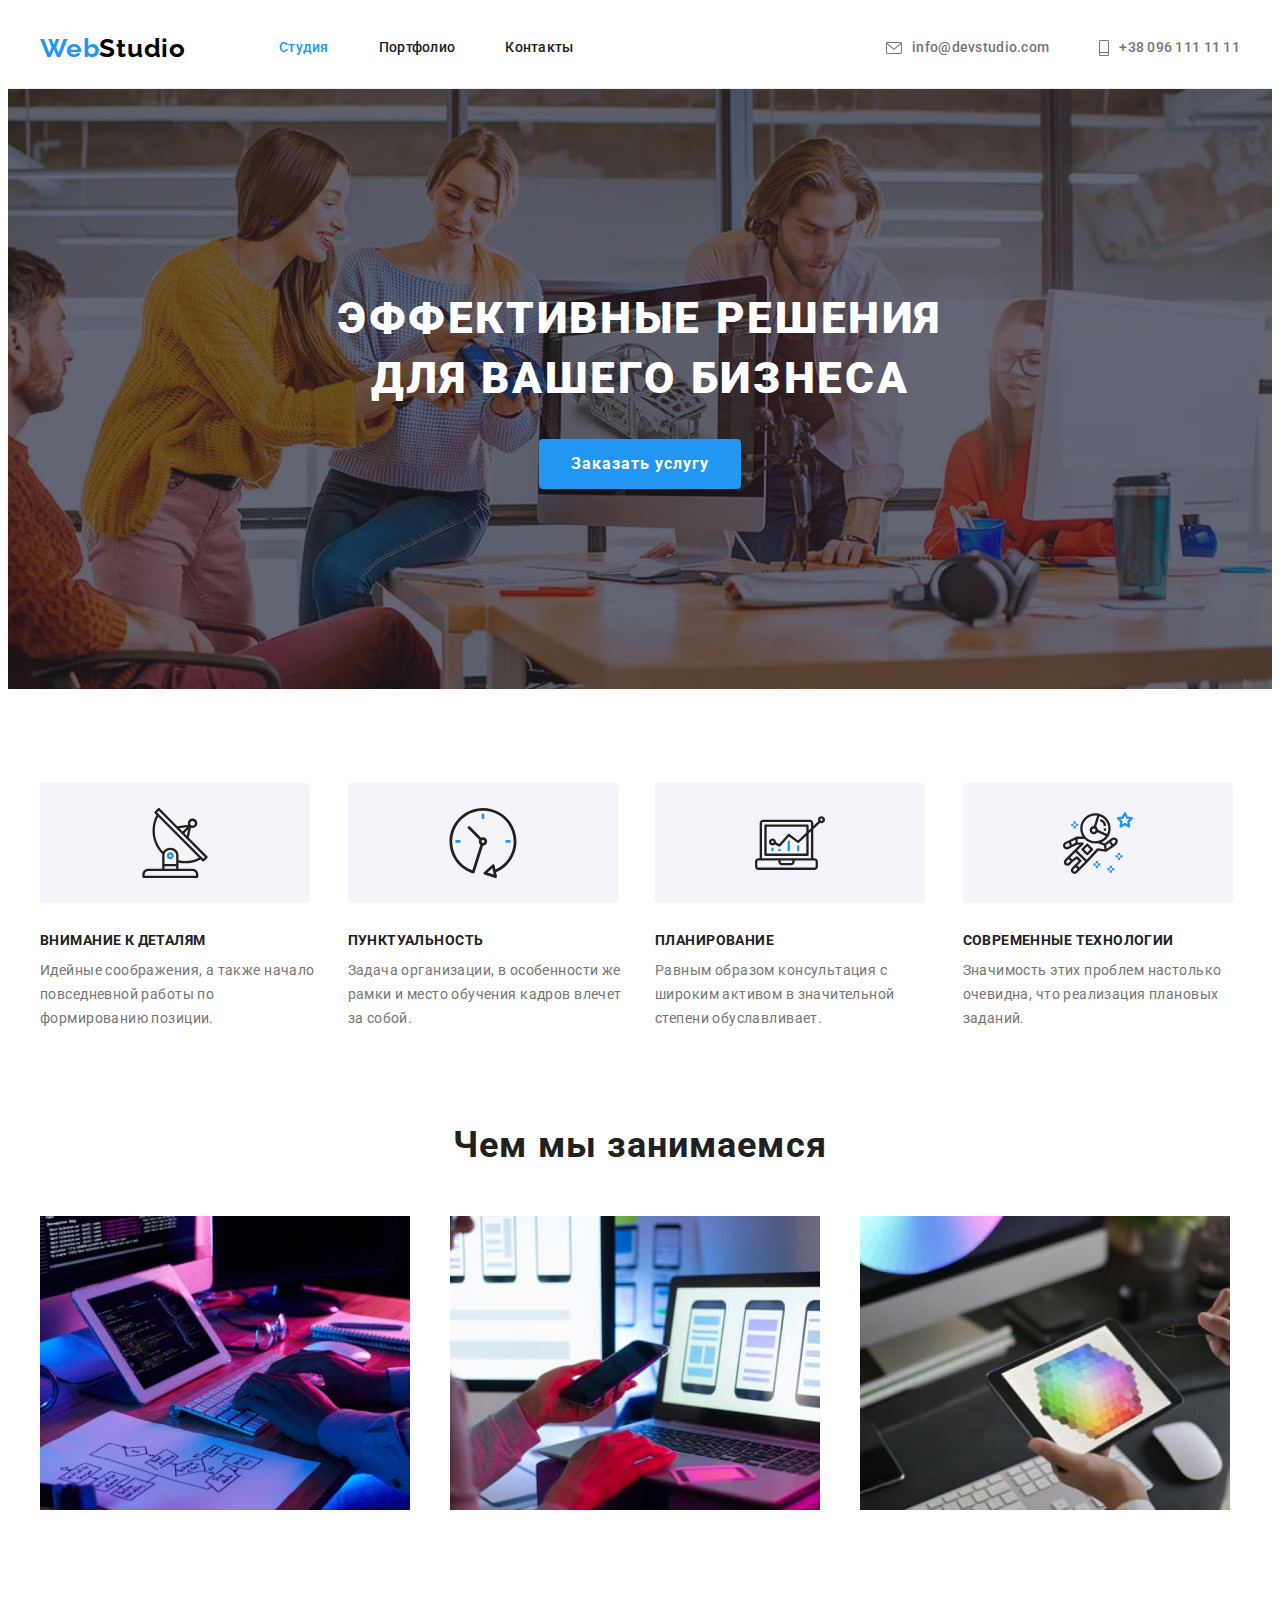
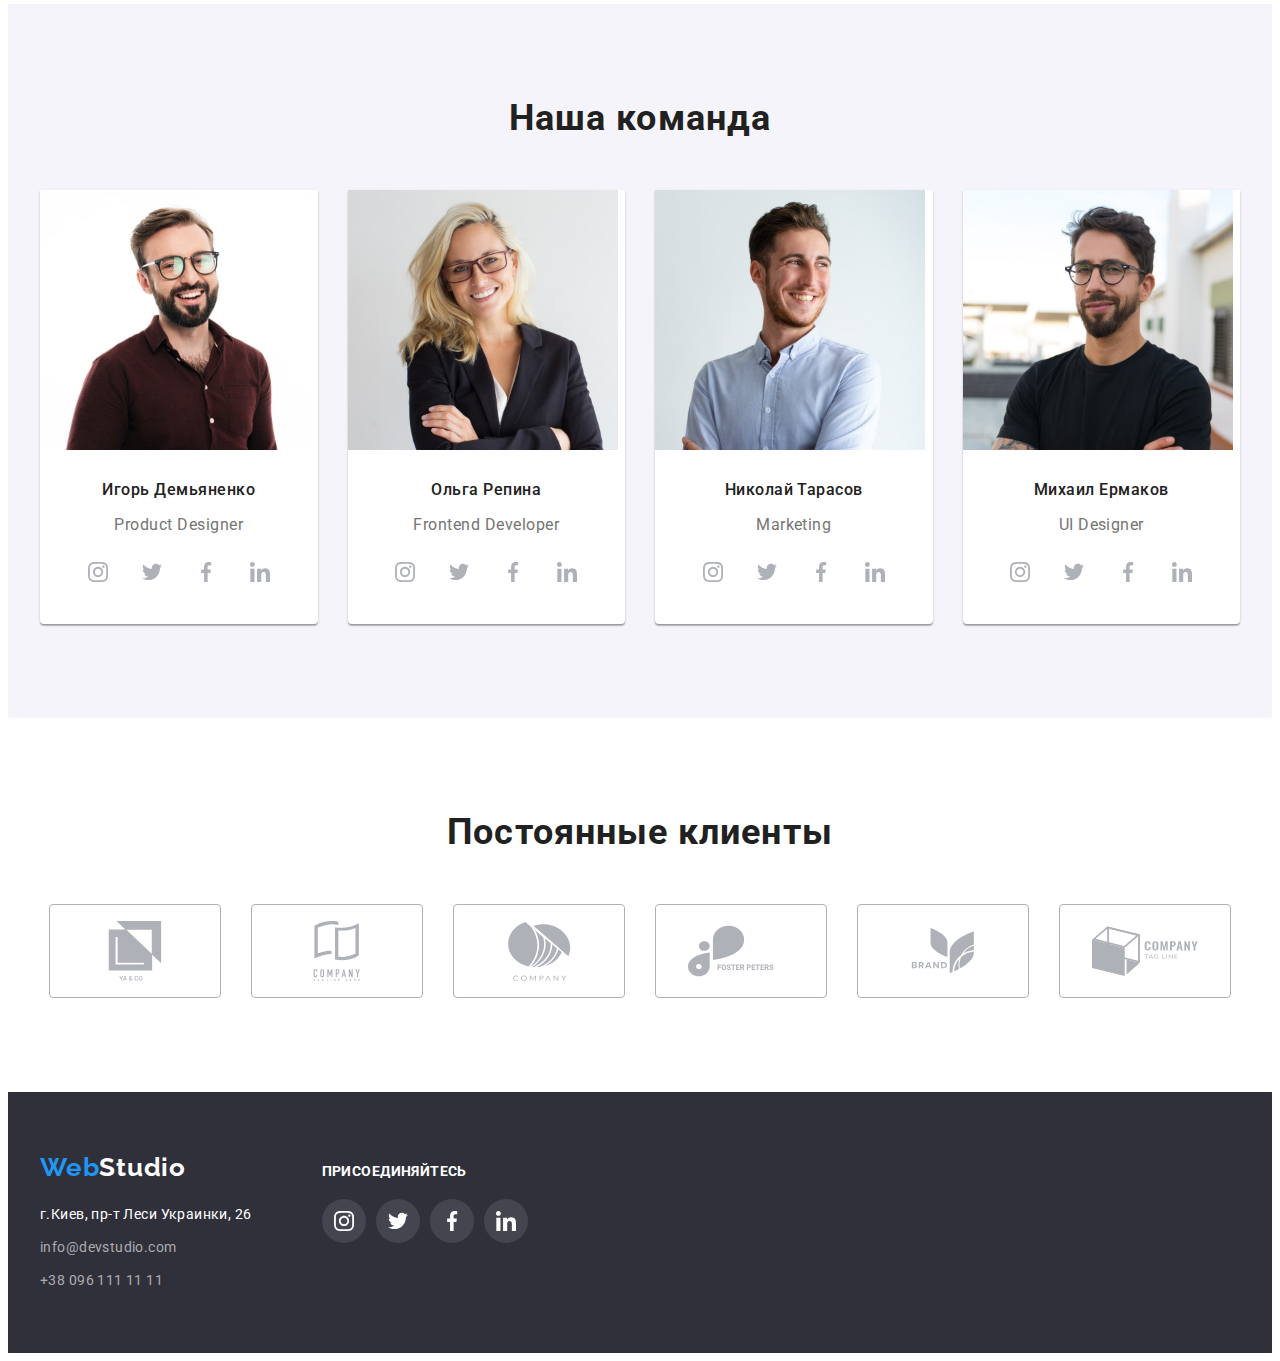
<file: index.html>
<!DOCTYPE html>
<html lang="ru">
  <head>
    <meta charset="UTF-8" />
    <meta http-equiv="X-UA-Compatible" content="IE=edge" />
    <meta name="viewport" content="width=device-width, initial-scale=1.0" />
    <title>WebStudio</title>
    <!-- !Fonts -->
    <link rel="preconnect" href="https://fonts.googleapis.com">
    <link rel="preconnect" href="https://fonts.gstatic.com" crossorigin>
    <link href="https://fonts.googleapis.com/css2?family=Raleway:wght@700&family=Roboto:wght@400;500;700;900&display=swap" rel="stylesheet">
    <!-- !Modern Normalize -->
    <link rel="stylesheet" href="https://cdnjs.cloudflare.com/ajax/libs/modern-normalize/1.1.0/modern-normalize.min.css" integrity="sha512-wpPYUAdjBVSE4KJnH1VR1HeZfpl1ub8YT/NKx4PuQ5NmX2tKuGu6U/JRp5y+Y8XG2tV+wKQpNHVUX03MfMFn9Q==" crossorigin="anonymous" referrerpolicy="no-referrer" />

    
    <!-- !Стили -->
    <link rel="stylesheet" href="./css/styles.css">
  </head>
  <body class="page">
    <!--^Шапка страницы --> 
    <header class="header" >
      <div class="container header-container">
        <a href="./index.html" class="logo-link header-logo link">Web<span class="logo-dark link">Studio</span></a>
        <nav>
          <ul class="site-nav list" > 
            <li class="header-item">
              <a href="./index.html"  class="link-nav link current">Студия</a>
            </li>
            <li class="header-item">
              <a href="./portfolio.html" class="link-nav link">Портфолио</a>
            </li>
            <li class="header-item">
              <a href="#" class="link-nav link">Контакты</a>
            </li>
          </ul>
        </nav>
        <ul class="list-contact list">
          <li class="header-contact">
            <a href="mailto:info@devstudio.com" class="contact link ">
              <svg class="contact-icon link" width="16" height="12">
              <use href="./images/icons.svg#icon-message"></use>
              </svg>info@devstudio.com</a>
          </li>
          <li class="header-contact">
            <a href="tel:+380961111111" class="contact link ">
              <svg class="contact-icon link" width="10" height="16">
              <use href="./images/icons.svg#icon-phone">
              </use>
              </svg>+38 096 111 11 11</a>
          </li>
        </ul>
      </div>
    </header>

    <main>
      <!--^Контент-Герой-->
      <section  class="hero">
        <div class="container">
          <h1 class="hero-title">
          Эффективные решения 
          для вашего бизнеса
          </h1>
          <button type="button" class="hero-btn">Заказать услугу</button>
      </div>
      </section>

      <!--^Особенности-->
      <section class="section-features section"> 
        <div class="container">
          <h2  class="visually-hidden">Особенности</h2>
            <ul class="features-list card-set list">  
          <li class="card-set-item">
            <div class="features-wrapper-icon" >
              <svg class="features-icon" width="70" height="70">
              <use href="./images/icons.svg#icon-antenna"></use>
              </svg>
            </div>
            <h3 class="title">ВНИМАНИЕ К ДЕТАЛЯМ</h3>
            <p class="text">
              Идейные соображения, а также начало повседневной работы по
              формированию позиции.
            </p>
          </li>
          <li class="card-set-item">
            <div class="features-wrapper-icon" >
              <svg class="features-icon" width="70" height="70">
              <use href="./images/icons.svg#icon-clock"></use>
              </svg>
            </div>
            <h3 class="title">ПУНКТУАЛЬНОСТЬ</h3>
            <p class="text">
              Задача организации, в особенности же рамки и место обучения кадров
              влечет за собой.
            </p>
          </li>
          <li class="card-set-item">
            <div class="features-wrapper-icon" >
              <svg class="features-icon" width="70" height="70">
              <use href="./images/icons.svg#icon-diagram"></use>
              </svg>
            </div>
            <h3 class="title">ПЛАНИРОВАНИЕ</h3>
            <p class="text">
              Равным образом консультация с широким активом в значительной
              степени обуславливает.
            </p>
          </li>
          <li class="card-set-item">
            <div class="features-wrapper-icon" >
              <svg class="features-icon" width="70" height="70">
              <use href="./images/icons.svg#icon-astronaut"></use>
              </svg>
            </div>
            <h3 class="title">СОВРЕМЕННЫЕ ТЕХНОЛОГИИ</h3>
            <p class="text">
              Значимость этих проблем настолько очевидна, что реализация
              плановых заданий.
            </p>
          </li>
            </ul>
        </div>
      </section>
      <!--^Чем мы занимаемся-->
      <section class="section-work section">
        <div class="container"> 
          <h2 class="section-title">Чем мы занимаемся</h2>
            <ul class="work-list card-set list">
              <li class=" card-set-item"><img src="./images/box1.jpg" alt="Пишем-код" width="370" /></li>
              <li class=" card-set-item"><img src="./images/box2.jpg" alt="Мобильные приложения" width="370" /></li>
              <li class=" card-set-item"><img src="./images/box3.jpg" alt="Создаем-рисунок" width="370" /></li>
            </ul>
        </div>   
      </section>
      <!--^Наша команда-->
      <section class="section-team section">
        <div class="container">
          <h2 class="section-title">Наша команда</h2>
            <ul class="team-list card-set list">
              <li class="card-set-item team-item">
                <img src="./images/work1.jpg" alt="Игорь Демьяненко" width="270" />
                <div class="team-wrapper">
                  <h3 class="title">Игорь Демьяненко</h3>
                  <p class="text">Product Designer</p>
                  <ul class="masters-list list">
                    <li class="masters-item">
                      <a href="" class="masters-link link">
                        <svg class="masters-icon" width="20" height="20">
                          <use href="./images/icons.svg#icon-instagram"></use>
                        </svg>
                      </a>
                    </li>
                    <li class="masters-item">
                      <a href="" class="masters-link link">
                        <svg class="masters-icon" width="20" height="20">
                          <use href="./images/icons.svg#icon-twitter"></use>
                        </svg>
                      </a>
                    </li>
                    <li class="masters-item">
                      <a href="" class="masters-link link">
                        <svg class="masters-icon" width="20" height="20">
                          <use href="./images/icons.svg#icon-facebook"></use>
                        </svg>
                      </a>
                    </li>
                    <li class="masters-item">
                      <a href="" class="masters-link link">
                        <svg class="masters-icon" width="20" height="20">
                          <use href="./images/icons.svg#icon-linkedin"></use>
                        </svg>
                      </a>
                    </li>
                  </ul>
                </div>
              </li>
              <li class="card-set-item team-item">
                <img src="./images/work2.jpg" alt="Ольга Репина" width="270" />
                <div class="team-wrapper">
                  <h3 class="title">Ольга Репина</h3>
                  <p class="text">Frontend Developer</p>
                  <ul class="masters-list list">
                    <li class="masters-item">
                      <a href="" class="masters-link link">
                        <svg class="masters-icon" width="20" height="20">
                          <use href="./images/icons.svg#icon-instagram"></use>
                        </svg>
                      </a>
                    </li>
                    <li class="masters-item">
                      <a href="" class="masters-link link">
                        <svg class="masters-icon" width="20" height="20">
                          <use href="./images/icons.svg#icon-twitter"></use>
                        </svg>
                      </a>
                    </li>
                    <li class="masters-item">
                      <a href="" class="masters-link link">
                        <svg class="masters-icon" width="20" height="20">
                          <use href="./images/icons.svg#icon-facebook"></use>
                        </svg>
                      </a>
                    </li>
                    <li class="masters-item">
                      <a href="" class="masters-link link">
                        <svg class="masters-icon" width="20" height="20">
                          <use href="./images/icons.svg#icon-linkedin"></use>
                        </svg>
                      </a>
                    </li>
                  </ul>
                </div>
              </li>
              <li class="card-set-item team-item">
                <img src="./images/work3.jpg" alt="Николай Тарасов" width="270" />
                <div class="team-wrapper">
                  <h3 class="title">Николай Тарасов</h3>
                  <p class="text">Marketing</p>
                  <ul class="masters-list list">
                    <li class="masters-item">
                      <a href="" class="masters-link link">
                        <svg class="masters-icon" width="20" height="20">
                          <use href="./images/icons.svg#icon-instagram"></use>
                        </svg>
                      </a>
                    </li>
                    <li class="masters-item">
                      <a href="" class="masters-link link">
                        <svg class="masters-icon" width="20" height="20">
                          <use href="./images/icons.svg#icon-twitter"></use>
                        </svg>
                      </a>
                    </li>
                    <li class="masters-item">
                      <a href="" class="masters-link link">
                        <svg class="masters-icon" width="20" height="20">
                          <use href="./images/icons.svg#icon-facebook"></use>
                        </svg>
                      </a>
                    </li>
                    <li class="masters-item">
                      <a href="" class="masters-link link">
                        <svg class="masters-icon" width="20" height="20">
                          <use href="./images/icons.svg#icon-linkedin"></use>
                        </svg>
                      </a>
                    </li>
                  </ul>
                </div>
              </li>
              <li class="card-set-item team-item">
                <img src="./images/work4.jpg" alt="Михаил Ермаков" width="270" />
                <div class="team-wrapper">
                  <h3 class="title">Михаил Ермаков</h3>
                  <p class="text">UI Designer</p>
                  <ul class="masters-list list">
                    <li class="masters-item">
                      <a href="" class="masters-link link">
                        <svg class="masters-icon" width="20" height="20">
                          <use href="./images/icons.svg#icon-instagram"></use>
                        </svg>
                      </a>
                    </li>
                    <li class="masters-item">
                      <a href="" class="masters-link link">
                        <svg class="masters-icon" width="20" height="20">
                          <use href="./images/icons.svg#icon-twitter"></use>
                        </svg>
                      </a>
                    </li>
                    <li class="masters-item">
                      <a href="" class="masters-link link">
                        <svg class="masters-icon" width="20" height="20">
                          <use href="./images/icons.svg#icon-facebook"></use>
                        </svg>
                      </a>
                    </li>
                    <li class="masters-item">
                      <a href="" class="masters-link link">
                        <svg class="masters-icon" width="20" height="20">
                          <use href="./images/icons.svg#icon-linkedin"></use>
                        </svg>
                      </a>
                    </li>
                  </ul>
                </div>
              </li> 
            </ul>
        </div>    
      </section>
    <!--^Клиенты-->
    <section class="section-clients section">
      <div class="container">
        <h2 class="section-title">Постоянные клиенты</h2>
        <ul class="clients-list list">
          <li class="clients-item">
            <a href="" class="clients-link link">
              <svg class="clients-icon" width="106" height="60">
                <use href="./images/icons.svg#icon-ya-co"></use>
              </svg>
            </a>
          </li>
          <li class="clients-item">
            <a href="" class="clients-link link">
              <svg class="clients-icon" width="106" height="60">
                <use href="./images/icons.svg#icon-logo"></use>
              </svg>
            </a>
          </li>
          <li class="clients-item">
            <a href="" class="clients-link link">
              <svg class="clients-icon" width="106" height="60">
                <use href="./images/icons.svg#icon-company"></use>
              </svg>
            </a>
          </li>
          <li class="clients-item">
            <a href="" class="clients-link link">
              <svg class="clients-icon" width="106" height="60">
                <use href="./images/icons.svg#icon-foster"></use>
              </svg>
            </a>
          </li>
          <li class="clients-item">
            <a href="" class="clients-link link">
              <svg class="clients-icon" width="106" height="60">
                <use href="./images/icons.svg#icon-brand"></use>
              </svg>
            </a>
          </li>
          <li class="clients-item">
            <a href="" class="clients-link link">
              <svg class="clients-icon" width="106" height="60">
                <use href="./images/icons.svg#icon-tag-line"></use>
              </svg>
            </a>
          </li>
        </ul>
      </div> 
    </section>
    </main>
    <!--^Подвал-->
    
    <footer class="footer-content">
      <div class="content container">
        <div class="footer-nav">
          <a href="index.html" class="logo-link link">Web<span class="logo-light link">Studio</span></a>
            <address class="footer-address">
              <ul class="list-address list">
                <li class="footer-item">
                  <a href="https://goo.gl/maps/UcBDpjbboQ9RmnYD9" class="footer-address-link link"
                  target="_blank"
                  rel="noopener noindex nofollow"
                    >г.Киев, пр-т Леси Украинки, 26</a>
                </li>
                <li class="footer-item"><a href="mailto:info@devstudio.com"  class="footer-link link">info@devstudio.com</a></li>
                <li class="footer-item"><a href="tel:+380961111111" class="footer-link link">+38 096 111 11 11</a></li>
              </ul>
            </address>
        </div>
        <div class="footer-join">
          <h4 class="footer-join-title">ПРИСОЕДИНЯЙТЕСЬ</h4>
            <ul class="footer-join-list list">
              <li class="footer-join-item">
                <a href="" class="footer-join-link link">
                  <svg class="footer-join-icon" width="20" height="20">
                    <use href="./images/icons.svg#icon-instagram"></use>
                  </svg>
                </a>
              </li>
              <li class="footer-join-item">
                <a href="" class="footer-join-link link">
                  <svg class="footer-join-icon" width="20" height="20">
                    <use href="./images/icons.svg#icon-twitter"></use>
                  </svg>
                </a>
              </li>
              <li class="footer-join-item">
                <a href="" class="footer-join-link link">
                  <svg class="footer-join-icon" width="20" height="20">
                    <use href="./images/icons.svg#icon-facebook"></use>
                  </svg>
                </a>
              </li>
              <li class="footer-join-item">
                <a href="" class="footer-join-link link">
                  <svg class="footer-join-icon" width="20" height="20">
                    <use href="./images/icons.svg#icon-linkedin"></use>
                  </svg>
                </a>
              </li>
            </ul>
          
        </div>
      </div> 
    </footer>
    
  </body>
</html>
</file>
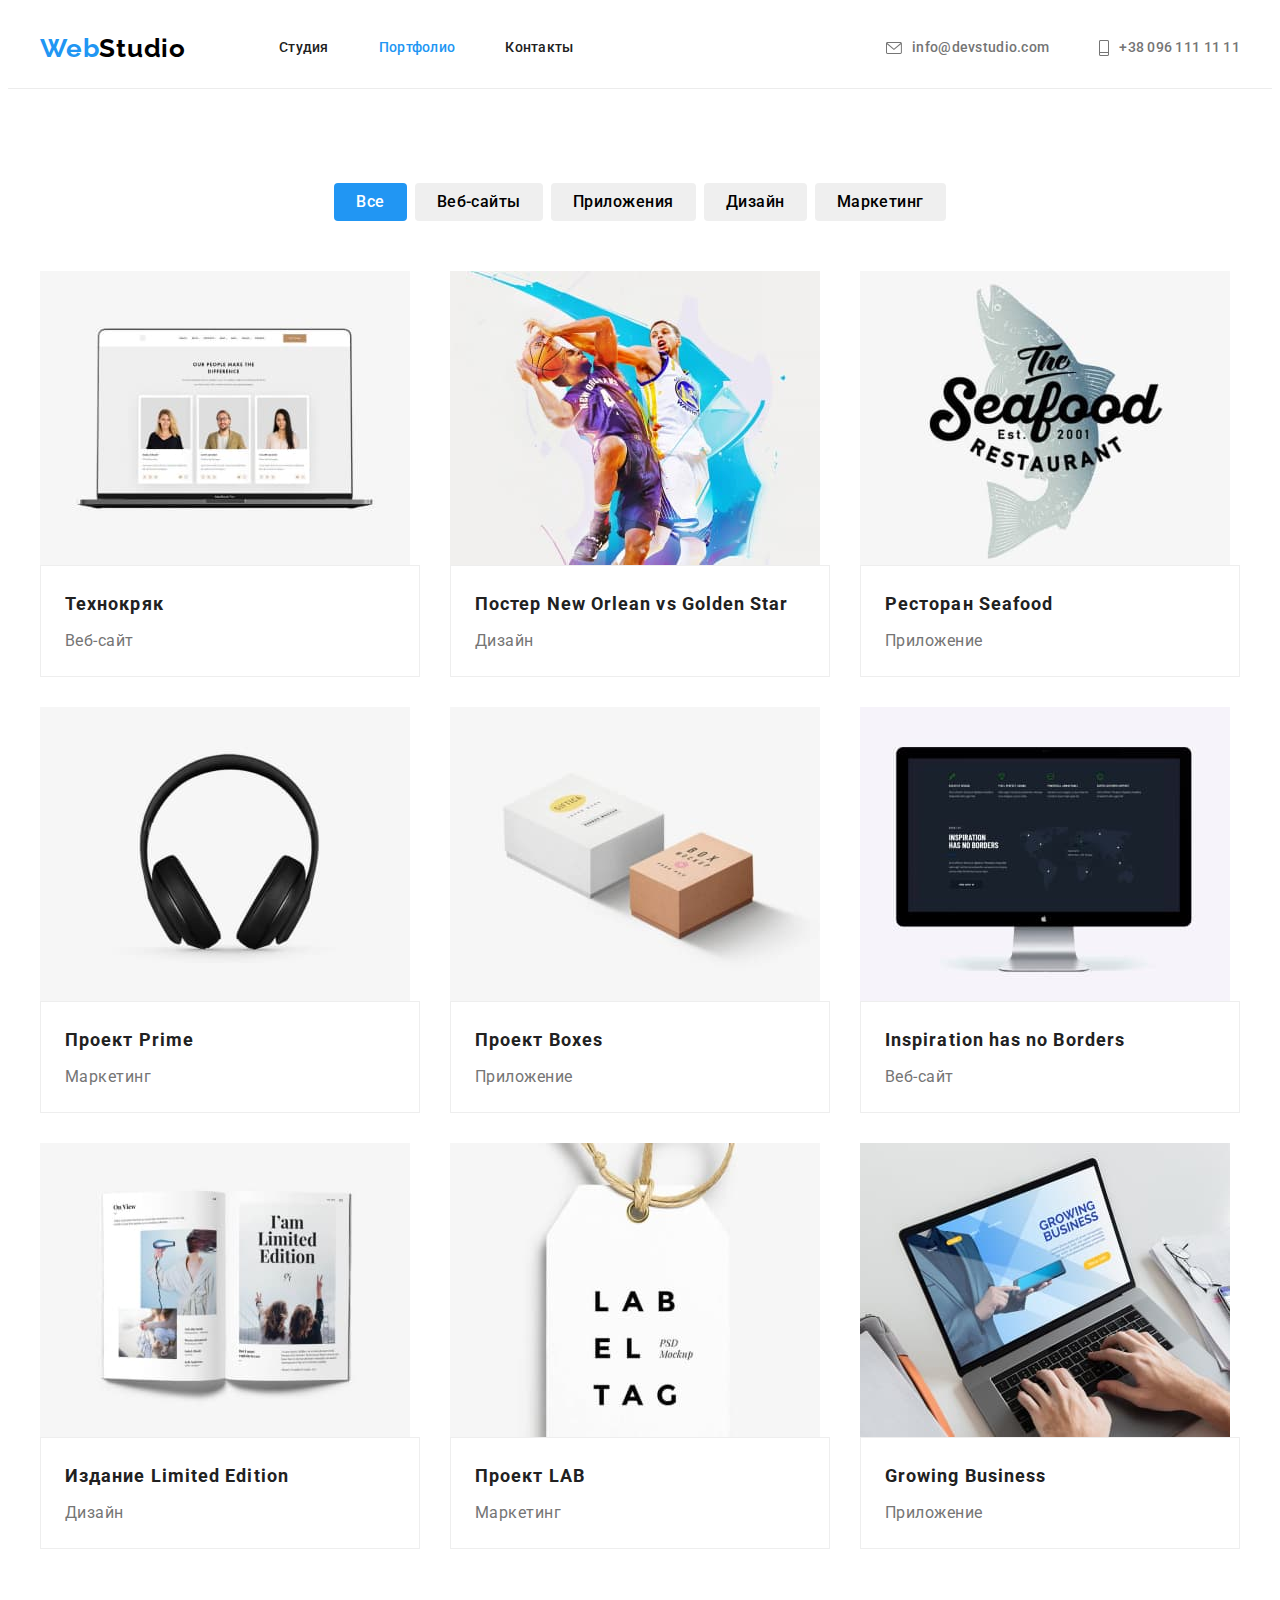
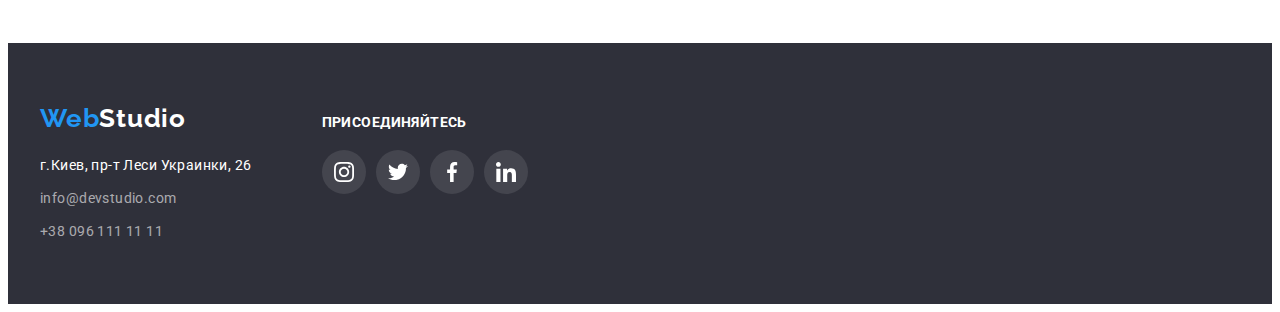
<file: portfolio.html>
<!DOCTYPE html>
<html lang="ru">
  <head>
    <meta charset="UTF-8" />
    <meta http-equiv="X-UA-Compatible" content="IE=edge" />
    <meta name="viewport" content="width=device-width, initial-scale=1.0" />
    <title>WebStudio</title>
    <!-- !Fonts -->
    <link rel="preconnect" href="https://fonts.googleapis.com">
    <link rel="preconnect" href="https://fonts.gstatic.com" crossorigin>
    <link href="https://fonts.googleapis.com/css2?family=Raleway:wght@700&family=Roboto:wght@400;500;700;900&display=swap" rel="stylesheet">
    <!-- !Modern Normalize -->
    <link rel="stylesheet" href="https://cdnjs.cloudflare.com/ajax/libs/modern-normalize/1.1.0/modern-normalize.min.css" integrity="sha512-wpPYUAdjBVSE4KJnH1VR1HeZfpl1ub8YT/NKx4PuQ5NmX2tKuGu6U/JRp5y+Y8XG2tV+wKQpNHVUX03MfMFn9Q==" crossorigin="anonymous" referrerpolicy="no-referrer" />

    
    <!-- !Стили -->
    <link rel="stylesheet" href="./css/styles.css">
  </head>

  <body class="page">
    <!--^Шапка страницы --> 
    <header class="header" >
      <div class="container header-container">
        <a href="./index.html" class="logo-link header-logo link">Web<span class="logo-dark link">Studio</span></a>
        <nav>
          <ul class="site-nav list" > 
            <li class="header-item">
              <a href="./index.html"  class="link-nav link">Студия</a>
            </li>
            <li class="header-item">
              <a href="./portfolio.html" class="link-nav link current">Портфолио</a>
            </li>
            <li class="header-item">
              <a href="#" class="link-nav link">Контакты</a>
            </li>
          </ul>
        </nav>
        <ul class="list-contact list">
          <li class="header-contact">
            <a href="mailto:info@devstudio.com" class="contact link ">
              <svg class="contact-icon link" width="16" height="12">
              <use href="./images/icons.svg#icon-message"></use>
              </svg>info@devstudio.com</a>
          </li>
          <li class="header-contact">
            <a href="tel:+380961111111" class="contact link ">
              <svg class="contact-icon link" width="10" height="16">
              <use href="./images/icons.svg#icon-phone">
              </use>
              </svg>+38 096 111 11 11</a>
          </li>
        </ul>
      </div>
    </header>

    <main> 
      <!--^Контент-Герой-->
      <section class="section portfolio">
        <div class="container">
          <h1 class="visually-hidden">Портфолио</h1>
          <ul class="list-button list">
            <li class="filter-item"><button  class="button current" type="button">Все</button></li>
            <li class="filter-item"><button  class="button" type="button">Веб-сайты</button></li>
            <li class="filter-item"><button  class="button" type="button">Приложения</button></li>
            <li class="filter-item"><button  class="button" type="button">Дизайн</button></li>
            <li class="filter-item"><button  class="button" type="button">Маркетинг</button></li>
          </ul>
          <ul class="list-projects card-set list" >
            <li class="card-set-item gallery" > 
              <a href="link" class="portfolio-link  link">
                <img src="./images/project1.jpg" alt="Проэкт1" width="370" />
                <div class="portfolio-wrapper">
                  <h2 class="portfolio-title">Технокряк</h2>
                  <p class="portfolio-text">Веб-сайт</p>
                </div>
              </a>
            </li> 
            <li class="card-set-item gallery" >
              <a href="link"  class="portfolio-link link">
                <img src="./images/project2.jpg" alt="Проэкт2" width="370" />
                <div class="portfolio-wrapper">
                  <h2 class="portfolio-title">Постер New Orlean vs Golden Star</h2>
                  <p class="portfolio-text">Дизайн</p>
                </div>
              </a>
            </li>
            <li class="card-set-item gallery" >
              <a href="link"  class="portfolio-link link">
                <img src="./images/project3.jpg" alt="Проэкт3" width="370" />
                <div class="portfolio-wrapper">
                  <h2 class="portfolio-title">Ресторан Seafood</h2>
                  <p class="portfolio-text">Приложение</p>
                </div>
              </a>
            </li>
            <li class="card-set-item gallery" >
              <a href="link"  class="portfolio-link link">
                <img src="./images/project4.jpg" alt="Проэкт4" width="370" />
                <div class="portfolio-wrapper">
                  <h2 class="portfolio-title">Проект Prime</h2>
                  <p class="portfolio-text">Маркетинг</p>
                </div>
              </a>
            </li>
            <li class="card-set-item gallery" >
              <a href="link"  class="portfolio-link link">
                <img src="./images/project5.jpg" alt="Проэкт5" width="370" />
                <div class="portfolio-wrapper">
                  <h2 class="portfolio-title">Проект Boxes</h2>
                  <p class="portfolio-text">Приложение</p>
                </div>
              </a>
            </li>
            <li class="card-set-item gallery" >
              <a href="link"  class="portfolio-link link">
                <img src="./images/project6.jpg" alt="Проэкт6" width="370" />
                <div class="portfolio-wrapper">
                  <h2 class="portfolio-title">Inspiration has no Borders</h2>
                  <p class="portfolio-text">Веб-сайт</p>
                </div> 
              </a>
            </li>
            <li class="card-set-item gallery" >
              <a href="link"  class="portfolio-link link">
                <img src="./images/project7.jpg" alt="Проэкт7" width="370" />
                <div class="portfolio-wrapper">
                  <h2 class="portfolio-title">Издание Limited Edition</h2>
                  <p class="portfolio-text">Дизайн</p>
                </div>
              </a>
            </li>
            <li class="card-set-item gallery" >
              <a href="link"  class="portfolio-link link">
                <img src="./images/project8.jpg" alt="Проэкт8" width="370" />
                <div class="portfolio-wrapper">
                  <h2 class="portfolio-title">Проект LAB</h2>
                  <p class="portfolio-text">Маркетинг</p>
                </div>
              </a>
            </li>
            <li class="card-set-item gallery" >
              <a href="link"  class="portfolio-link link">
                <img src="./images/project9.jpg" alt="Проэкт9" width="370" />
                <div class="portfolio-wrapper">
                  <h2 class="portfolio-title">Growing Business</h2>
                  <p class="portfolio-text">Приложение</p>
                </div>
              </a>
            </li>
          </ul>
        </div>
      </section>
    </main>
  <!--^Подвал-->
  <footer class="footer-content">
    <div class="content container">
      <div class="footer-nav">
        <a href="index.html" class="logo-link link">Web<span class="logo-light link">Studio</span></a>
          <address class="footer-address">
            <ul class="list-address list">
              <li class="footer-item">
                <a href="https://goo.gl/maps/UcBDpjbboQ9RmnYD9" class="footer-address-link link"
                target="_blank"
                rel="noopener noindex nofollow"
                  >г.Киев, пр-т Леси Украинки, 26</a>
              </li>
              <li class="footer-item"><a href="mailto:info@devstudio.com"  class="footer-link link">info@devstudio.com</a></li>
              <li class="footer-item"><a href="tel:+380961111111" class="footer-link link">+38 096 111 11 11</a></li>
            </ul>
          </address>
      </div>
      <div class="footer-join">
        <h4 class="footer-join-title">ПРИСОЕДИНЯЙТЕСЬ</h4>
          <ul class="footer-join-list list">
            <li class="footer-join-item">
              <a href="" class="footer-join-link link">
                <svg class="footer-join-icon" width="20" height="20">
                  <use href="./images/icons.svg#icon-instagram"></use>
                </svg>
              </a>
            </li>
            <li class="footer-join-item">
              <a href="" class="footer-join-link link">
                <svg class="footer-join-icon" width="20" height="20">
                  <use href="./images/icons.svg#icon-twitter"></use>
                </svg>
              </a>
            </li>
            <li class="footer-join-item">
              <a href="" class="footer-join-link link">
                <svg class="footer-join-icon" width="20" height="20">
                  <use href="./images/icons.svg#icon-facebook"></use>
                </svg>
              </a>
            </li>
            <li class="footer-join-item">
              <a href="" class="footer-join-link link">
                <svg class="footer-join-icon" width="20" height="20">
                  <use href="./images/icons.svg#icon-linkedin"></use>
                </svg>
              </a>
            </li>
          </ul>
        
      </div>
    </div> 
  </footer>
  </body>
</html>
</file>
<file: css/styles.css>
/* основной цвет текста  #212121;*/
/* вторичный цвет текста #757575 */
/* акцент #2196F3; */
/* цвет фона #FFFFFF */
/* вторичный цвет фона #F5F4FA  */

:root{
    --primacy-text-color:#212121;
    --title-text-color:#212121;
    --third-background-color:#2F303A;
    --accent-color:#2196F3;
    --item-text-color:#757575;
    --background-color:#ffffff;
    --secondary-background-color:#f5f4fa;
    --hero-title-color:#ffffff;

    /* &----Card-set------ */
    --item: 3;
    --indent: 30px;
}
 



.page{
    font-family: 'Roboto', sans-serif;
    color: #212121;
}

/* &------- Reset---------- */
h1,
h2,
h3,
h4,
h5,
h6,
p{
    margin-top: 0;
}
p:last-child{
    margin: 0;
}
img{
    display: block;
}


.link{
    text-decoration: none;
    color: currentColor;
}

.list{
    list-style: none;
    
    margin: 0;
    padding: 0;
}
/* &------- Container-------- */
.container{
    /* outline: 2px solid tomato; */
    

    width: 1200px;
    padding-left: 15px;
    padding-right: 15px;
    margin-left: auto;
    margin-right: auto;

}
/* & сетка flex */
.card-set{
    display: flex;
    flex-wrap: wrap;

    margin: calc(-1 * var(--indent) / 2);
    
    
    
}
.card-set-item{
    flex-basis: calc((100% - var(--indent) * var(--item)) / var(--item));
    
    margin: calc(var(--indent) / 2);
}


/* ^-----------Header--------- */


.header{
    
    border-bottom: 1px solid #ECECEC;
}

.header-container{
    display: flex;
    align-items: center;
    
}

.logo-link{
    display: block;
    color: #2196F3;
    font-family: 'Raleway', sans-serif;
    font-weight: 700;
    font-size: 26px;
    line-height: 1.19;
    letter-spacing: 0.03em;

    
    
}
.header-logo{
    margin-right: 93px;
}


.logo-dark{
    color: #000000;
    
}
.logo-light{
    color:  #FFFFFF;
    
}

/* *----site nav------ */
.site-nav {
    display: flex;
}

.header-item{
    margin-right: 50px;
}
.header-item:last-child{
    margin: 0;
}

.link-nav.current{
    color: var(--accent-color);
}



.link-nav {
    display: block;
    padding-top: 32px;
    padding-bottom: 32px;
    

    
    font-weight: 500;
    font-size: 14px;
    line-height: 1.14;
    letter-spacing: 0.02em;
    color: var(--primacy-text-color);
}


.link-nav:focus,
.link-nav:hover{
    color: var(--accent-color)

}

    

.list-contact{
    display: flex;
    margin-left:auto ;
}


.header-contact:not(:last-child){
    margin-right: 50px;
}
.contact {
    display: flex;
    align-items: center;
    padding-top: 32px;
    padding-bottom: 32px;
    
    
    font-weight: 500;
    font-size: 14px;
    line-height: 1.14;
    letter-spacing: 0.02em;
    
    color: var(--item-text-color);
}


.contact:focus,
.contact:hover{
    color: var(--accent-color)
}

.contact-icon{
    margin-right: 10px;
    fill: currentColor;
}
.contact .contact-icon:hover,
.contact .contact-icon:focus{
    fill: var(--accent-color);
}

/* ^------hero------- */
.hero{
    max-width: 1600px;
    margin: 0 auto;
    background-image: linear-gradient( rgba(47, 48, 58, 0.4), rgba(47, 48, 58, 0.4)), url(../images/Hero.jpg);
    background-repeat: no-repeat;
    background-position: center ;
    
    
    padding-top: 200px;
    padding-bottom: 200px;
    
}

.hero-title{
    width: 696px;
    margin-right: auto;
    margin-left: auto;
    margin-bottom: 30px;

    font-weight: 900;
    font-size: 44px;
    line-height: 1.36;
    text-align: center;
    letter-spacing: 0.06em;
    text-transform: uppercase;
    color: var(--hero-title-color);
    
}
.hero-btn{
    display: block;
    margin-left: auto;
    margin-right: auto;
    padding: 10px 32px;

    font-family: inherit;
    font-weight: 700;
    font-size: 16px;
    line-height: 1.88;
    letter-spacing: 0.06em;

    color: var(--background-color);
    background-color: var(--accent-color);
    cursor: pointer;
    box-shadow: 0px 4px 4px rgba(0, 0, 0, 0.15);
    border-radius: 4px;
    border: none;
    
}
.hero-btn:hover,
.hero-btn:focus {
    background-color: #188CE8;
}


/* *All section */
.section{
    padding-top: 94px;
    padding-bottom: 94px;

}
.section-title{
    margin-bottom: 50px;
    font-weight: 700;
    font-size: 36px;
    line-height: 1.16;
    text-align: center;
    letter-spacing: 0.03em;
    color: var(--title-text-color)
}
/* ^----------features--------- */
.section-features{
    padding-bottom: 47px;
}


.visually-hidden { 
position: absolute; 
width: 1px; 
height: 1px; 
margin: -1px; 
border: 0; 
padding: 0; 
white-space: nowrap; 
clip-path: inset(100%); 
clip: rect(0 0 0 0); 
overflow: hidden; 
} 
.features-list{
    /* ^Количество элементов в ряд */
    --item: 4;
}


.features-wrapper-icon{
    display: flex;
    align-items: center;
    justify-content: center;
    width: 270px;
    height: 120px;
    background: #F5F4FA;
    border-radius: 4px;
}




.features-list .title{
    margin-top: 30px;
    margin-bottom: 10px;
    font-weight: 700;
    font-size: 14px;
    line-height: 1.14;
    letter-spacing: 0.03em;
    text-transform: uppercase;
    color: var(--title-text-color)
}
.features-list .text{
    font-size: 14px;
    line-height: 1.71;
    letter-spacing: 0.03em;
    color: var(--item-text-color);
}
/*^----------- Work--------- */
.section-work{
    padding-top: 47px;
}



/* ^-----------team--------- */
.section-team{
    background-color: var(--secondary-background-color);
}

.team-list{
    --item: 4;
}
.team-item{
    background: #FFFFFF;
    box-shadow: 0px 1px 3px rgba(0, 0, 0, 0.12), 0px 1px 1px rgba(0, 0, 0, 0.14), 0px 2px 1px rgba(0, 0, 0, 0.2);
    border-radius: 0px 0px 4px 4px;
}

.team-wrapper{
    padding: 30px 5px;
    
    
}
.team-list .title{
    font-weight: 500;
    font-size: 16px;
    line-height: 1.19;
    text-align: center;
    letter-spacing: 0.03em;
    color: var(--title-text-color);
}
.team-list .text{
    font-size: 16px;
    line-height: 1.19;
    text-align: center;
    letter-spacing: 0.03em;
    color: var(--item-text-color);
    margin-bottom: 16px;

}
.masters-list{
    display: flex;
    justify-content: center;
    align-items: center;

}

.masters-item{
    width: 44px;
    height: 44px;
    margin-left: 10px;

}
.masters-item:first-child{
    margin-left: 0;
}
.masters-link{
    display: flex;
    align-items: center;
    justify-content: center;
    width: 100%;
    height: 100%;
    border-radius: 50%;
    
}

.masters-icon{
    fill: #AFB1B8;
}
.masters-link:hover,
.masters-link:focus{
    background-color: var(--accent-color);
}
.masters-link:hover .masters-icon,
.masters-link:focus .masters-icon{
    fill: var(--background-color);
}

/*^---------------Clients----------- */



.clients-list{
    display: flex;
    justify-content: center;
}
.clients-item{
    margin-right: 30px;
    
    
}
.clients-item:last-child{
    margin-right: 0;

}
.clients-link{
    display: flex;
    justify-content: center;
    align-items: center;
    width: 170px;
    height: 92px;
    border: 1px solid #AFB1B8;
    border-radius: 4px;
    color: #AFB1B8;
    
}


.clients-icon{
    width: 106px;
    height: 60px;
    margin: 16px 32px;
    
    fill:#AFB1B8;
    
}
.clients-link:hover,
.clients-link:focus {
    border-color: var(--accent-color);
}

.clients-link:hover .clients-icon,
.clients-link:focus .clients-icon{
    fill: var(--accent-color);
}

/*^------------ footer----------- */



.content{
    display: flex;
    align-items: baseline;
}
.footer-content{
    
    background-color:var(--third-background-color);
    padding-top: 60px;
    padding-bottom: 60px;
    /* margin-top: 94px; */
}


.footer-address{
    font-style: normal;
    margin-top: 20px;
}


.footer-item:not(:last-child){
    margin-bottom: 9px;

} 

.footer-address-link {
    
    font-size: 14px;
    line-height: 1.71;
    letter-spacing: 0.03em;
    color: var(--hero-title-color);
}
.footer-link{
    
    font-size: 14px;
    line-height: 1.71;
    letter-spacing: 0.03em;
    color: rgba(255, 255, 255, 0.6);
    }
.footer-link:focus,
.footer-link:hover{
    color: var(--accent-color);
}

.footer-join{
    margin-left: 70px;
    
    
}

.footer-join-title{
    font-family: 'Roboto';
    font-style: normal;
    font-weight: 700;
    font-size: 14px;
    line-height: 16px;
    letter-spacing: 0.03em;
    text-transform: uppercase;
    color: #FFFFFF;
    margin-bottom: 20px;
    
    
    
    
}

.footer-join-list{
    display: flex;

}

.footer-join-item{
    width: 44px;
    height: 44px;
    margin-left: 10px;
    background: rgba(255, 255, 255, 0.1);
    border-radius: 50%;

}
.footer-join-item:first-child{
    margin-left: 0;
}
.footer-join-link{
    display: flex;
    align-items: center;
    justify-content: center;
    width: 100%;
    height: 100%;
    border-radius: 50%;
    
}

.footer-join-icon{
    
    fill: #FFFFFF;
}
.footer-join-link:hover,
.footer-join-link:focus{
    background-color: var(--accent-color);
}
.footer-join-link:hover .footer-join-icon,
.footer-join-link:focus .footer-join-icon{
    fill: var(--background-color);
}

/* ^--------Portfolio-------- */
.portfolio{
    background-color: var(--background-color)
}

.list-button{
    display: flex;
    justify-content: center;
    margin-bottom: 50px;
}
.filter-item{
    margin-right: 8px;
}
.filter-item:last-child{
    margin-right: 0;
}

.button{
    padding: 6px 22px;
    font-family: inherit;
    font-weight: 500;
    font-size: 16px;
    line-height: 1.62;
    letter-spacing: 0.03em;
    cursor: pointer;
    border: none;
    border-radius: 4px;

}
.button:hover,
.button:focus{
    color: var(--hero-title-color);
    background-color: var(--accent-color);
    box-shadow: 0px 3px 1px rgba(0, 0, 0, 0.1), 0px 1px 2px rgba(0, 0, 0, 0.08), 0px 2px 2px rgba(0, 0, 0, 0.12);
}

.button.current{
    color: var(--hero-title-color);
    background-color: var(--accent-color);
}


.gallery:hover{
    box-shadow: 0px 1px 1px rgba(0, 0, 0, 0.12), 0px 4px 4px rgba(0, 0, 0, 0.06), 1px 4px 6px rgba(0, 0, 0, 0.16);
    
    
}

.portfolio-wrapper{
    padding: 20px 24px;
    border-top: none;
    background: #FFFFFF;
    border: 1px solid #EEEEEE;

}


.portfolio-title {
    
    font-weight: 700;
    font-size: 18px;
    line-height: 2;
    letter-spacing: 0.06em;
    color: var(--title-text-color);
    margin-bottom: 4px;
}


.portfolio-text{
    font-size: 16px;
    line-height: 1.88;
    letter-spacing: 0.03em;
    color: var(--item-text-color);

}
</file>
